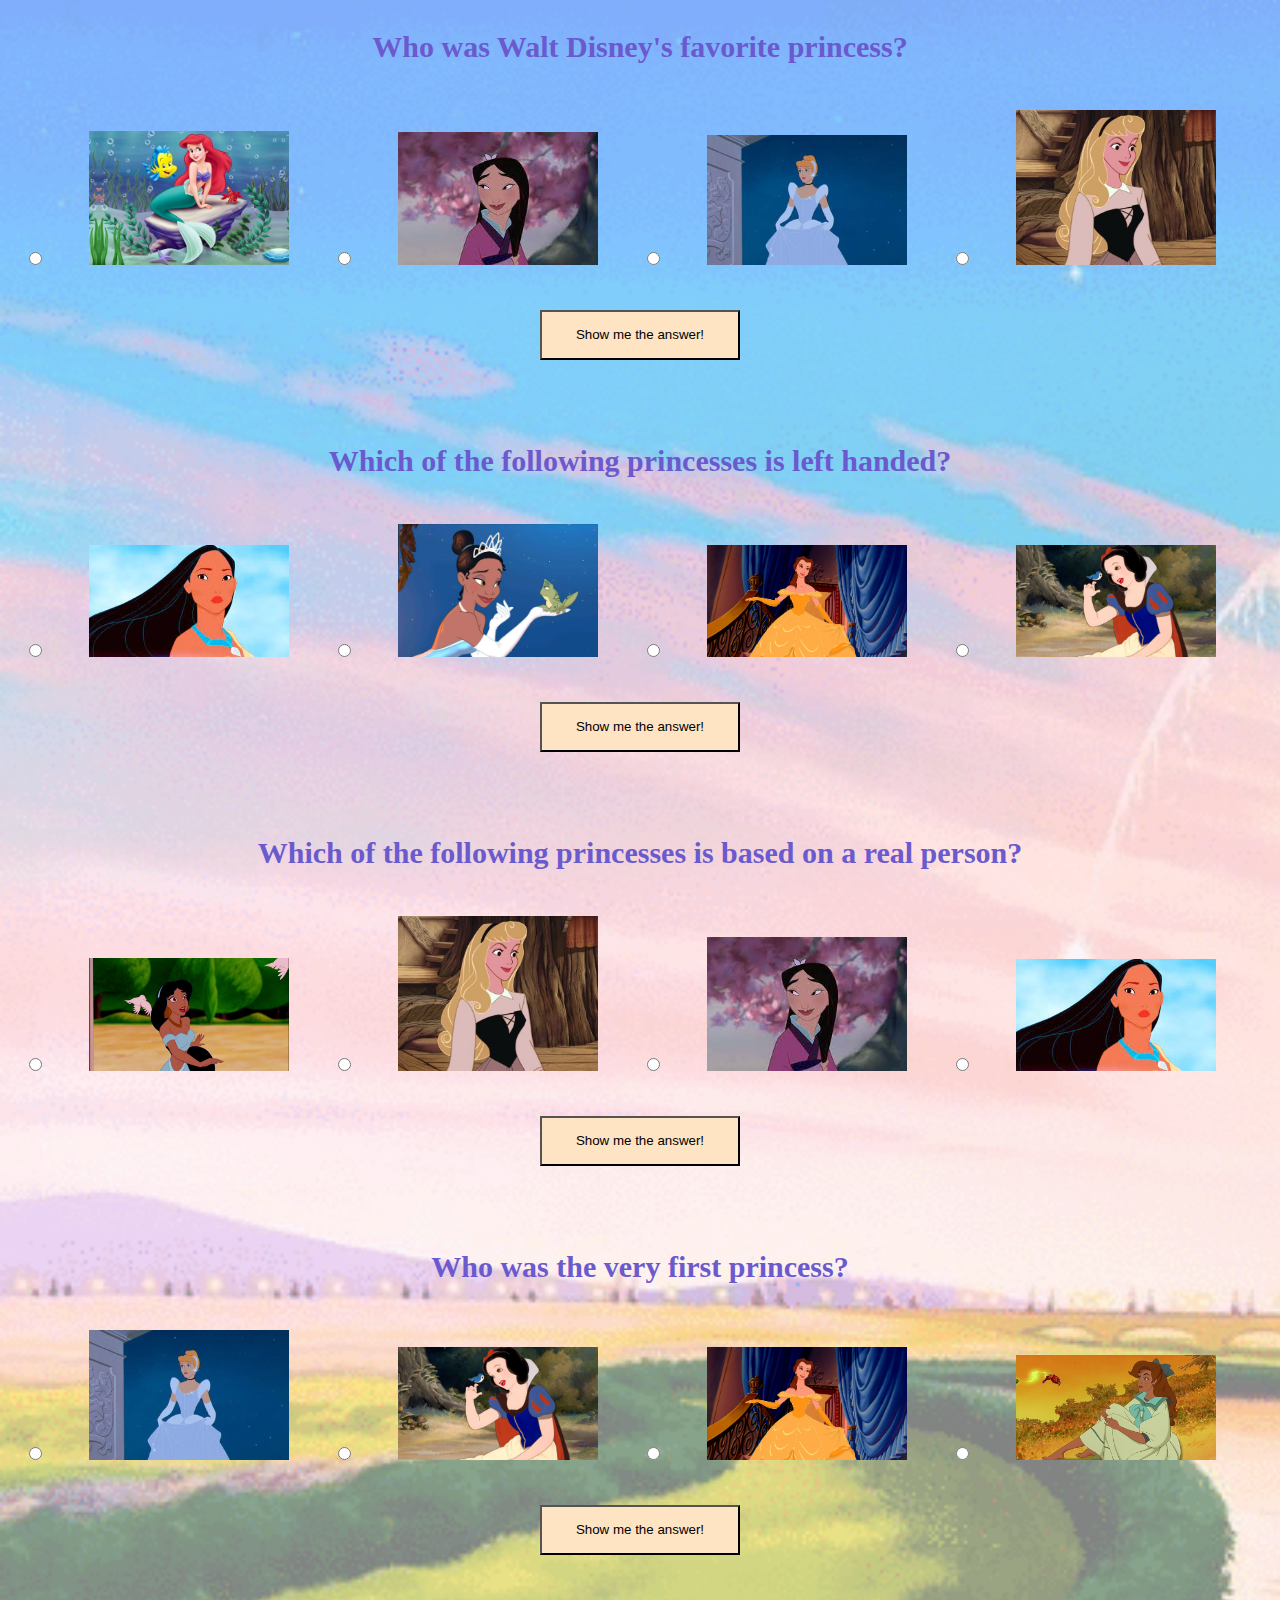
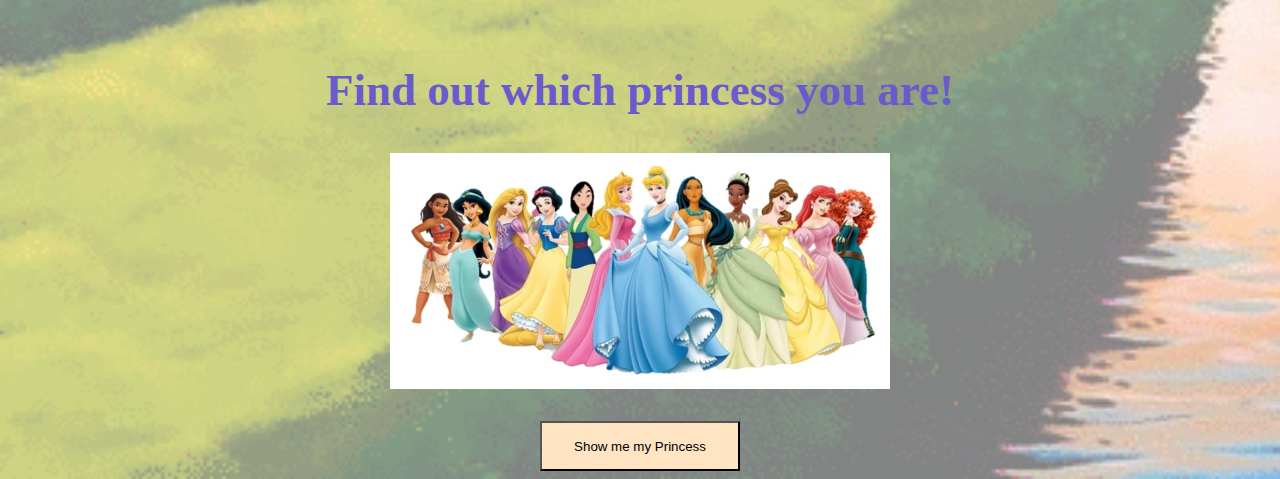
<file: index.html>
<!DOCTYPE html>
<html lang="en">

<head>
    <meta charset="UTF-8">
    <meta http-equiv="X-UA-Compatible" content="IE=edge">
    <meta name="viewport" content="width=device-width, initial-scale=1.0">
    <link type="text/css" href="style.css" rel="stylesheet">

    <script src="app.js">

    </script>
    <title>Trivia Game</title>
</head>

<body>

    <div class="css"> 
        <p>Who was Walt Disney's favorite princess?</p>
        <input type="radio" name="favorite" id="ariel" value="ariel">
        <figure><img src="images/little-mermaid.jpg" width="200px">
        </figure>
        <input type="radio" name="favorite" id="mulan" value="mulan">
        <figure><img src="images/mulan.jpg" width="200px"></figure>

        <input type="radio" name="favorite" id="cindrella" value="cindrella">
        <figure><img src="images/cinderella.jpg" width="200px">
            <figcaption id="favorite"></figcaption>
        </figure>

        <input type="radio" name="favorite" id="Aurora" value="Aurora">
        <figure> <img src="images/Aurora.jpg" width="200px">
        </figure>
        <br>
        <button onclick="answer1 ()">Show me the answer!</button>
    </div>
    <br>
    <br>
    <br>
    <div class="css">
        <p>Which of the following princesses is left handed?</p>
        <input type="radio" name="left" id="poca2" value="poca2">
        <figure><img src="images/pocahontas.jpg" width="200px">
        </figure>

        <input type="radio" name="left" id="tiana2" value="tiana2">
        <figure><img src="images/Tiana.jpg" width="200px">
            <figcaption id="left"></figcaption>
        </figure>

        <input type="radio" name="left" id="belle2" value="belle2">
        <figure><img src="images/belle.jpg" width="200px">
        </figure>
        <input type="radio" name="left" id="snow2" value="snow2">
        <figure><img src="images/snow-white.jpg" width="200px">
        </figure>
        <br>
        <button onclick="answer2 ()">Show me the answer!</button>
    </div>
    <br>
    <br>
    <br>
    <div class="css">
        <p>Which of the following princesses is based on a real person?</p>

        <input type="radio" name="love" id="jasmine3" value="jasmine3">
        <figure><img src="images/Jasmine.jpg" width="200px"></figure>

        <input type="radio" name="love" id="Aurora3" value="Aurora3">
        <figure> <img src="images/Aurora.jpg" width="200px"></figure>

        <input type="radio" name="favorite" id="mulan3" value="mulan3">
        <figure><img src="images/mulan.jpg" width="200px"></figure>

        <input type="radio" name="love" id="poca3" value="poca3">
        <figure><img src="images/pocahontas.jpg" width="200px">
            <figcaption id="love"></figcaption>
        </figure>
        <br>
        <button onclick="answer3 ()">Show me the answer!</button>
    </div>
    <br>
    <br>
    <br>

    <div class="css"> 
<p>Who was the very first princess?</p>

<input type="radio" name="first" id="cindrella4" value="cindrella4">
<figure><img src="images/cinderella.jpg" width="200px"></figure>

<input type="radio" name="first" id="snow4" value="snow4">
        <figure><img src="images/snow-white.jpg" width="200px">
            <figcaption id="first"></figcaption>
        </figure>
    

    <input type="radio" name="first" id="belle4" value="belle4">
        <figure><img src="images/belle.jpg" width="200px">
        </figure>

        <input type="radio" name="first" id="Anastasia4" value="Anastasia4">
        <figure><img src="images/Anastasia.jpg" width="200px"></figure>
        <br>
        <button onclick="answer4 ()">Show me the answer!</button>
    </div>
    <br>
    <br>
    <br>
    <br>
<div class="last">
    <h2>Find out which princess you are!</h2>
    <img src="images/all.webp">
    <br>
    <button id="generator" onclick="clickMe ()"> Show me my Princess</button>
</div>
</body>

</html>
</file>
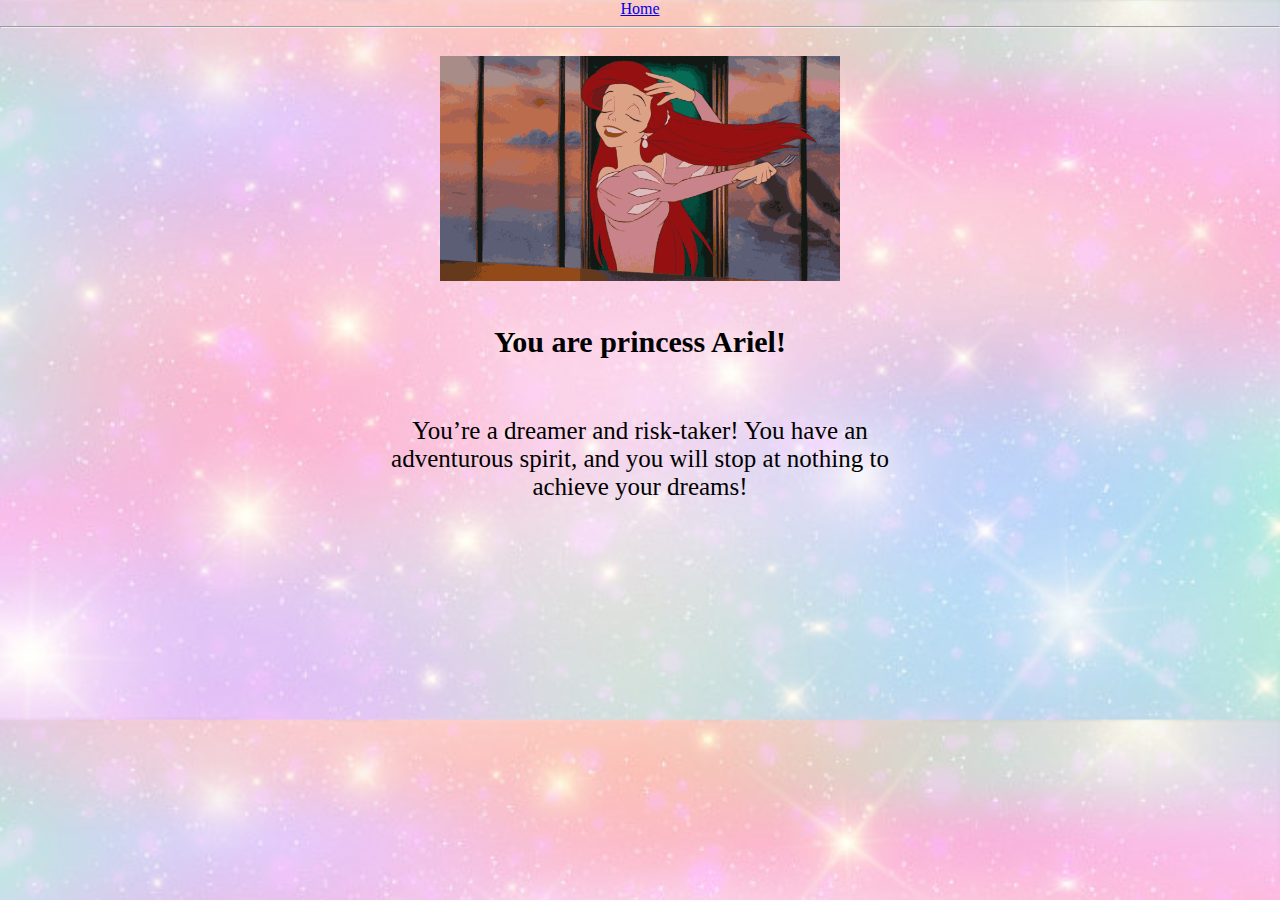
<file: Ariel.html>
<!DOCTYPE html>
<html lang="en">

<head>
    <meta charset="UTF-8">
    <meta http-equiv="X-UA-Compatible" content="IE=edge">
    <meta name="viewport" content="width=device-width, initial-scale=1.0">
    <title>Ariel</title>
    <link rel="stylesheet" type="text/css" href="princess.css">
</head>

<body>
    <header>
        <nav><a href="index.html">Home</a></nav>
        <hr>
    </header>
    <img src="images/Arielgif.gif" width="400px">
    <h4>You are princess Ariel!</h4><br> <p>You’re a dreamer and risk-taker! You have an adventurous spirit, and you will stop at
        nothing to achieve your dreams!</p>
</body>

</html>
</file>
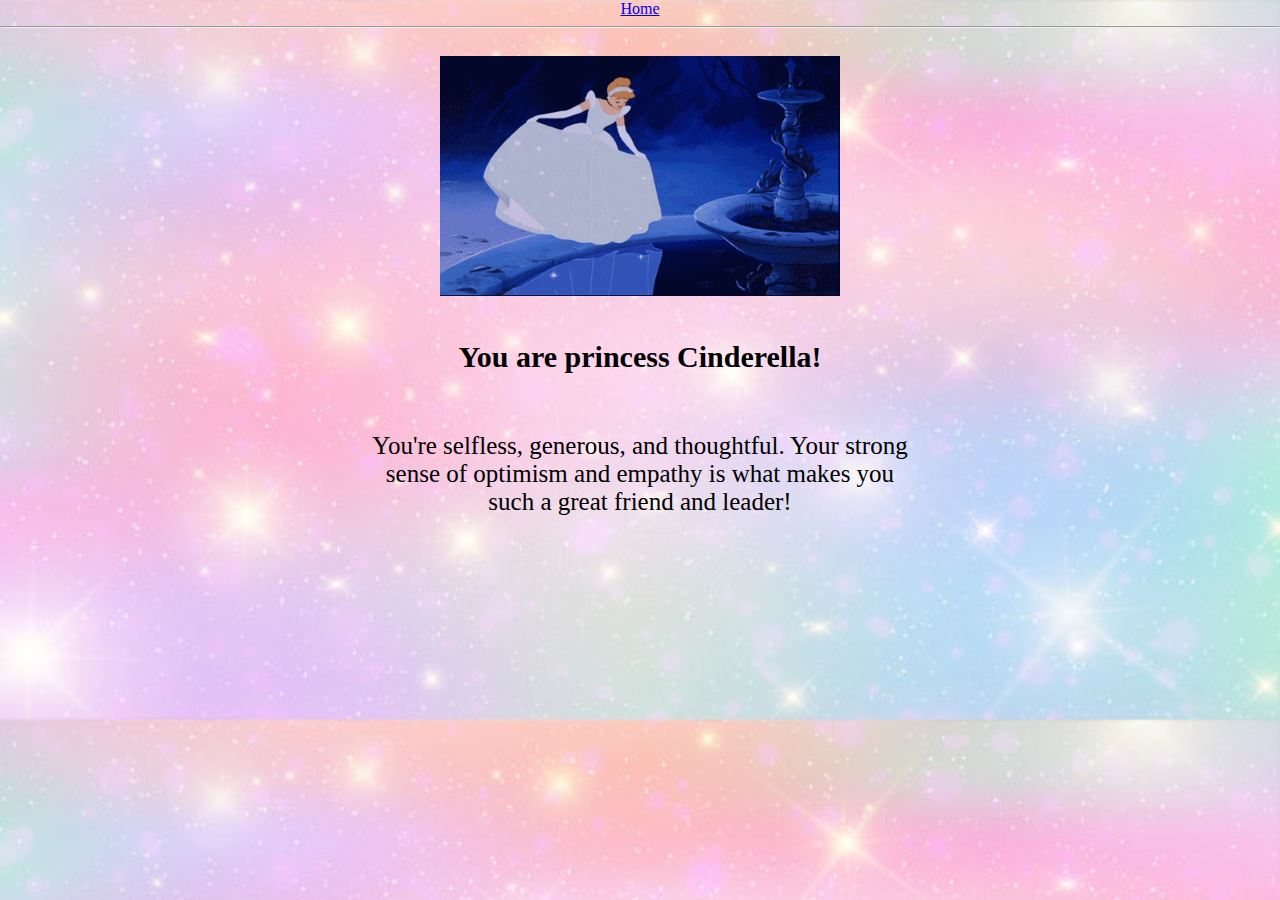
<file: Cinderella.html>
<!DOCTYPE html>
<html lang="en">

<head>
    <meta charset="UTF-8">
    <meta http-equiv="X-UA-Compatible" content="IE=edge">
    <meta name="viewport" content="width=device-width, initial-scale=1.0">
    <title>Cinderella</title>
    <link rel="stylesheet" type="text/css" href="princess.css">
</head>

<body>
    <header>
        <nav><a href="index.html">Home</a></nav>
        <hr>
    </header>
    <img src="images/cinderellagif.gif" width="400px">
    <h4>You are princess Cinderella!</h4><br> 
    <p>You're selfless, generous, and thoughtful. Your strong sense of optimism and empathy
        is what makes you such a great friend and leader! </p>
</body>

</html>
</file>
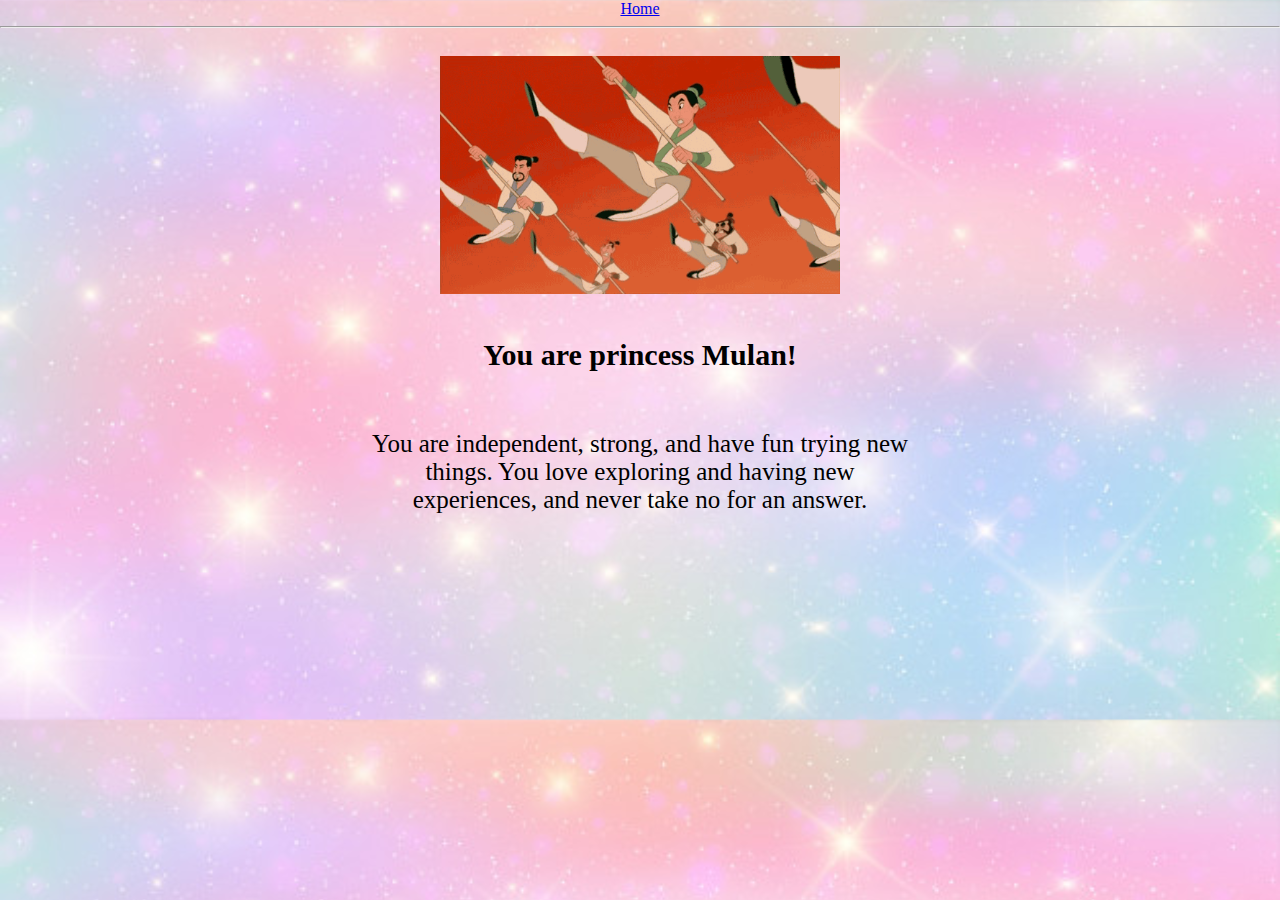
<file: mulan.html>
<!DOCTYPE html>
<html lang="en">

<head>
    <meta charset="UTF-8">
    <meta http-equiv="X-UA-Compatible" content="IE=edge">
    <meta name="viewport" content="width=device-width, initial-scale=1.0">
    <title>Mulan</title>
    <link rel="stylesheet" type="text/css" href="princess.css">
</head>

<body>
    <header>
        <nav><a href="index.html">Home</a></nav>
        <hr>
    </header>
    <img src="images/mulangif.gif" width="400px">
    <h4>You are princess Mulan!</h4><br> <p>You are independent, strong, and have fun trying new things. You love exploring and having
        new experiences, and never take no for an answer. </p>
</body>

</html>
</file>
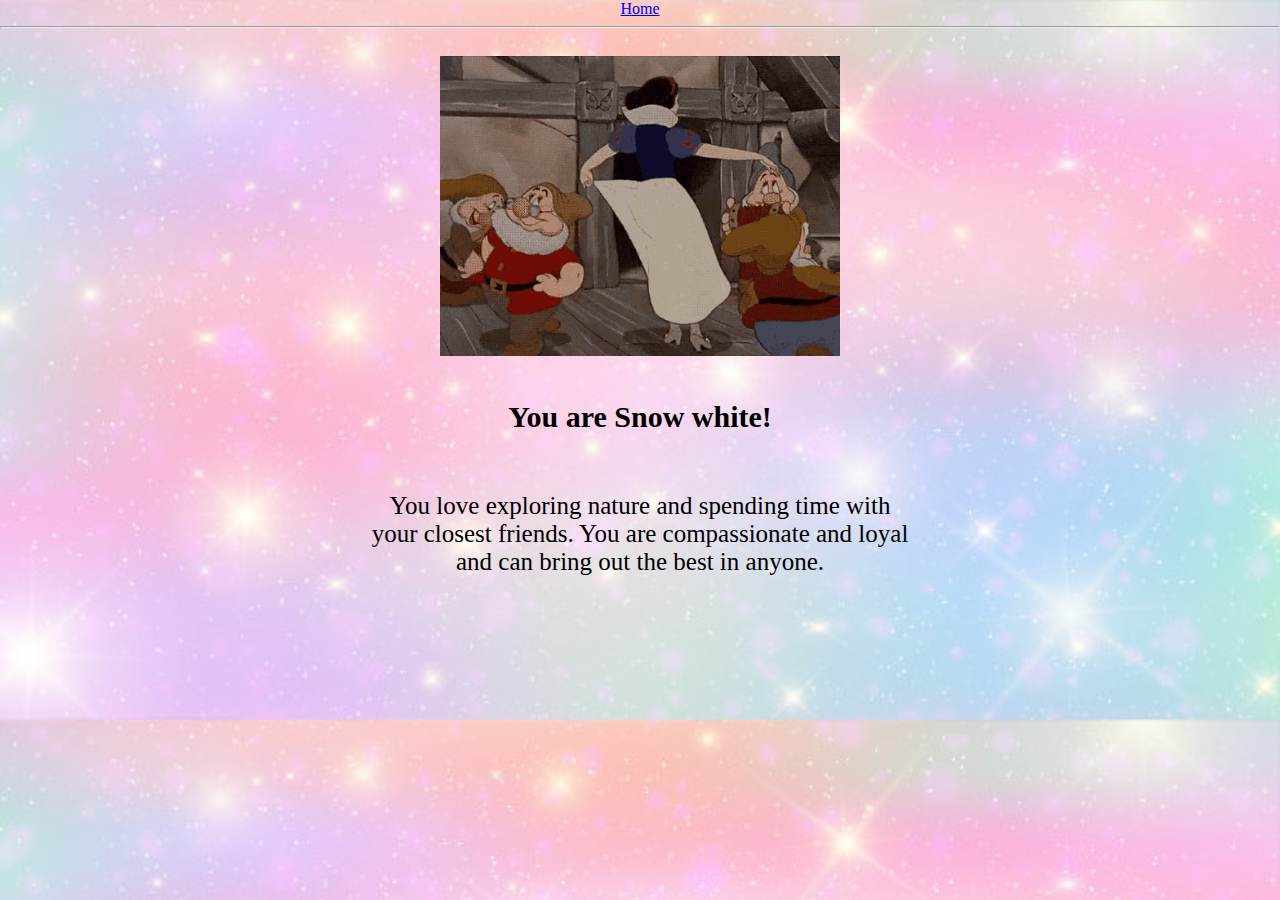
<file: snowwhite.html>
<!DOCTYPE html>
<html lang="en">

<head>
    <meta charset="UTF-8">
    <meta http-equiv="X-UA-Compatible" content="IE=edge">
    <meta name="viewport" content="width=device-width, initial-scale=1.0">
    <title>Snow White</title>
    <link rel="stylesheet" type="text/css" href="princess.css">
</head>

<body>
    <header>
        <nav><a href="index.html">Home</a></nav>
        <hr>
    </header>
    <img src="images/snowhitegif.gif" width="400px">
    <h4>You are Snow white!</h4><br> <p>You love exploring nature and spending time with your closest friends. You are
        compassionate and loyal and can bring out the best in anyone.</p>
</body>

</html>
</file>
<file: style.css>
figure {display: inline-block;}

body {background-image: url(images/disney.png); background-size: cover;}


p {text-align: center; font-size: 30px; color:slateblue; font-weight: bold;}

.css  {text-align: center; margin: 0 auto;}

button {margin-top: 25px; width: 200px; height: 50px; background-color:bisque;}

.last {text-align: center; font-size: 30px; color:slateblue; font-weight: bold;}
</file>
<file: princess.css>
body {text-align: center; margin: 0 auto; background-image: url(images/cute-bright-candy.jpg); background-size: cover;}
p {width: 550px; text-align: center; margin: 0 auto; font-size: 25px;}
h4 {font-weight: bold; font-size: 30px;}
img {margin-top: 20px;}
</file>
